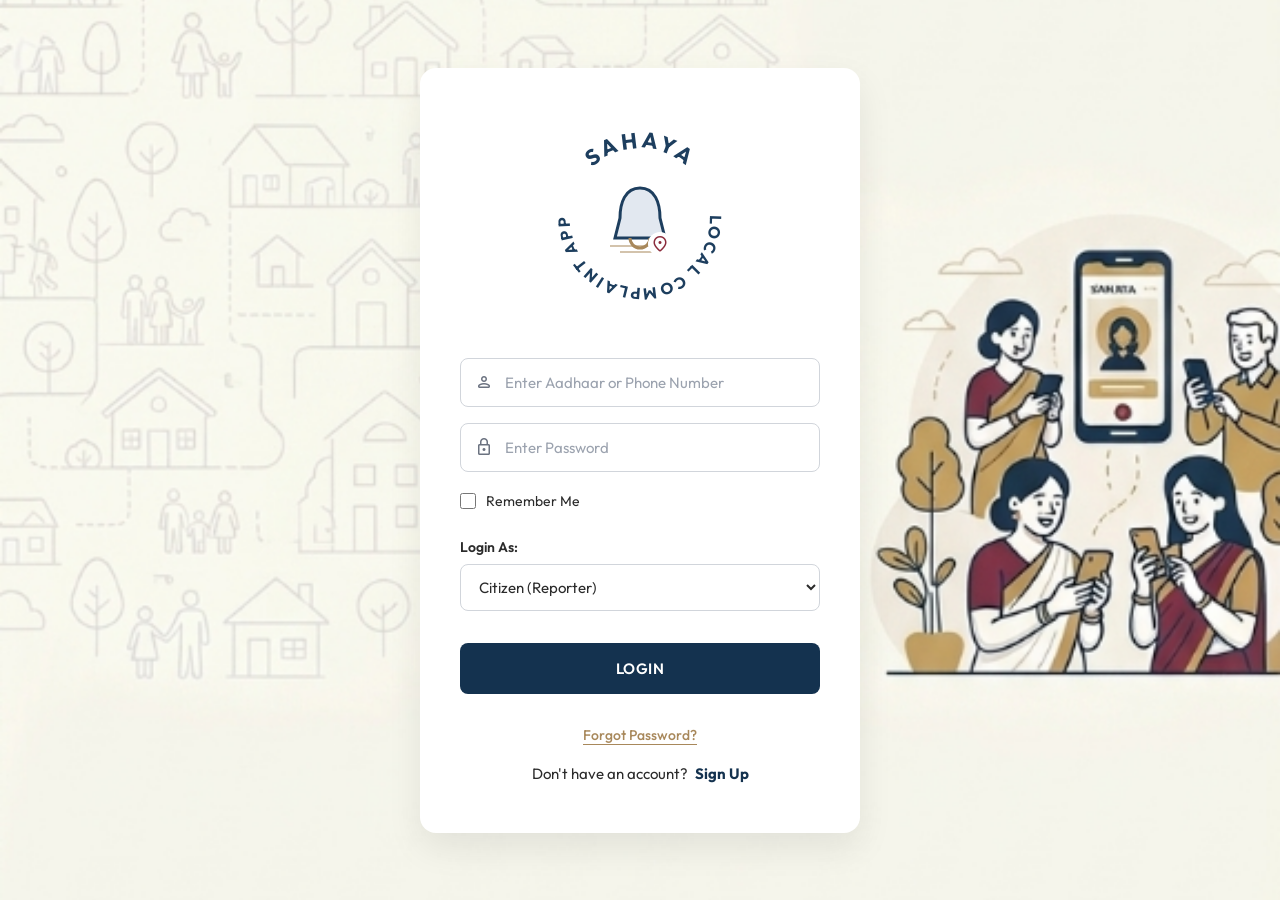
<file: index.html>
<!DOCTYPE html>
<html lang="en">
<head>
    <meta charset="UTF-8">
    <meta name="viewport" content="width=device-width, initial-scale=1.0">
    <title>Login - Sahaya</title>
    <!-- Google Fonts -->
    <link rel="preconnect" href="https://fonts.googleapis.com">
    <link rel="preconnect" href="https://fonts.gstatic.com" crossorigin>
    <link href="https://fonts.googleapis.com/css2?family=Outfit:wght@300;400;500;600;700&display=swap" rel="stylesheet">
    <!-- Material Symbols -->
    <link href="https://fonts.googleapis.com/css2?family=Material+Symbols+Rounded:opsz,wght,FILL,GRAD@24,400,0..1,0" rel="stylesheet" />
    <link rel="stylesheet" href="login.css">
</head>
<body>

    <!-- Header Navbar -->
    <header class="navbar">
        <div class="nav-logo">
            <div class="logo-icon-small">
                <span class="material-symbols-rounded bell">notifications</span>
                <span class="material-symbols-rounded pin fill-icon">location_on</span>
            </div>
        </div>
        <nav class="nav-links">
            <a href="#">Home</a>
            <a href="#">About</a>
            <a href="#">How It Works</a>
            <a href="#">FAQ</a>
        </nav>
    </header>

    <!-- Main Content Area -->
    <main class="login-container">
        <!-- Background decorative elements -->
        <div class="bg-pattern left-pattern"></div>
        <div class="bg-illustration right-illustration"></div>

        <!-- Centered Login Card -->
        <div class="login-card">
            
            <!-- Circular Logo -->
            <div class="logo-wrapper">
                <svg viewBox="0 0 200 200" class="circular-text">
                    <path id="circlePath" d="M 100, 100 m -70, 0 a 70,70 0 1,1 140,0 a 70,70 0 1,1 -140,0" fill="transparent" />
                    <!-- Using two paths for top/bottom text to make it readable -->
                    <path id="topCurve" d="M 30 100 A 70 70 0 0 1 170 100" fill="transparent" />
                    <path id="bottomCurve" d="M 170 100 A 70 70 0 0 1 30 100" fill="transparent" />
                    <text font-weight="700" font-size="22" fill="#1D3E5E" letter-spacing="3">
                        <textPath href="#topCurve" startOffset="50%" text-anchor="middle">SAHAYA</textPath>
                    </text>
                    <text font-weight="700" font-size="16" fill="#1D3E5E" letter-spacing="2">
                        <textPath href="#bottomCurve" startOffset="50%" text-anchor="middle">LOCAL COMPLAINT APP</textPath>
                    </text>
                </svg>
                
                <div class="center-icon">
                    <svg viewBox="0 0 100 100" class="bell-svg">
                        <path d="M50 20 C65 20 70 35 70 50 L75 70 L25 70 L30 50 C30 35 35 20 50 20 Z" fill="#E2E8F0" stroke="#1D3E5E" stroke-width="3"/>
                        <path d="M40 70 A10 10 0 0 0 60 70" fill="none" stroke="#A8885B" stroke-width="3"/>
                        <line x1="20" y1="78" x2="80" y2="78" stroke="#A8885B" stroke-width="2" opacity="0.5"/>
                        <line x1="30" y1="84" x2="70" y2="84" stroke="#A8885B" stroke-width="2" opacity="0.5"/>
                    </svg>
                    <div class="pin-badge">
                        <span class="material-symbols-rounded fill-icon">location_on</span>
                    </div>
                </div>
            </div>

            <!-- Login Form -->
            <form class="login-form">
                
                <div class="input-group">
                    <span class="material-symbols-rounded input-icon">person</span>
                    <input type="text" placeholder="Enter Aadhaar or Phone Number" required>
                </div>

                <div class="input-group">
                    <span class="material-symbols-rounded input-icon">lock</span>
                    <input type="password" placeholder="Enter Password" required>
                </div>

                <div class="checkbox-group">
                    <label class="custom-checkbox">
                        <input type="checkbox">
                        <span class="checkmark"></span>
                        <span class="check-label">Remember Me</span>
                    </label>
                </div>

                <div class="input-group" style="margin-top: 4px; margin-bottom: 12px;">
                    <label style="font-size: 14px; font-weight: 600; color: var(--text-dark); display: block; margin-bottom: 8px;">Login As:</label>
                    <select id="role-select" style="width: 100%; padding: 12px 14px; border: 1px solid var(--border-light); border-radius: var(--radius-md); font-size: 15px; color: var(--text-dark); outline: none; cursor: pointer; background: white;">
                        <option value="citizen">Citizen (Reporter)</option>
                        <option value="employee">Civic Employee (Resolver)</option>
                    </select>
                </div>

                <button type="submit" class="btn-login" onclick="event.preventDefault(); localStorage.setItem('sahaya_role', document.getElementById('role-select').value); window.location.href='dashboard.html'">LOGIN</button>

                <div class="form-links">
                    <a href="forgot-password.html" class="forgot-link">Forgot Password?</a>
                    <p class="signup-text">Don't have an account? <a href="signup.html" class="signup-link">Sign Up</a></p>
                </div>

            </form>
        </div>
    </main>

    <!-- Footer -->
    <footer class="login-footer">
        <p class="copyright">SAHAYA &copy; 2024</p>
        <div class="footer-links">
            <a href="#">Privacy Link</a>
            <span class="dot">&middot;</span>
            <a href="#">Privacy Links</a>
        </div>
    </footer>

</body>
</html>
</file>
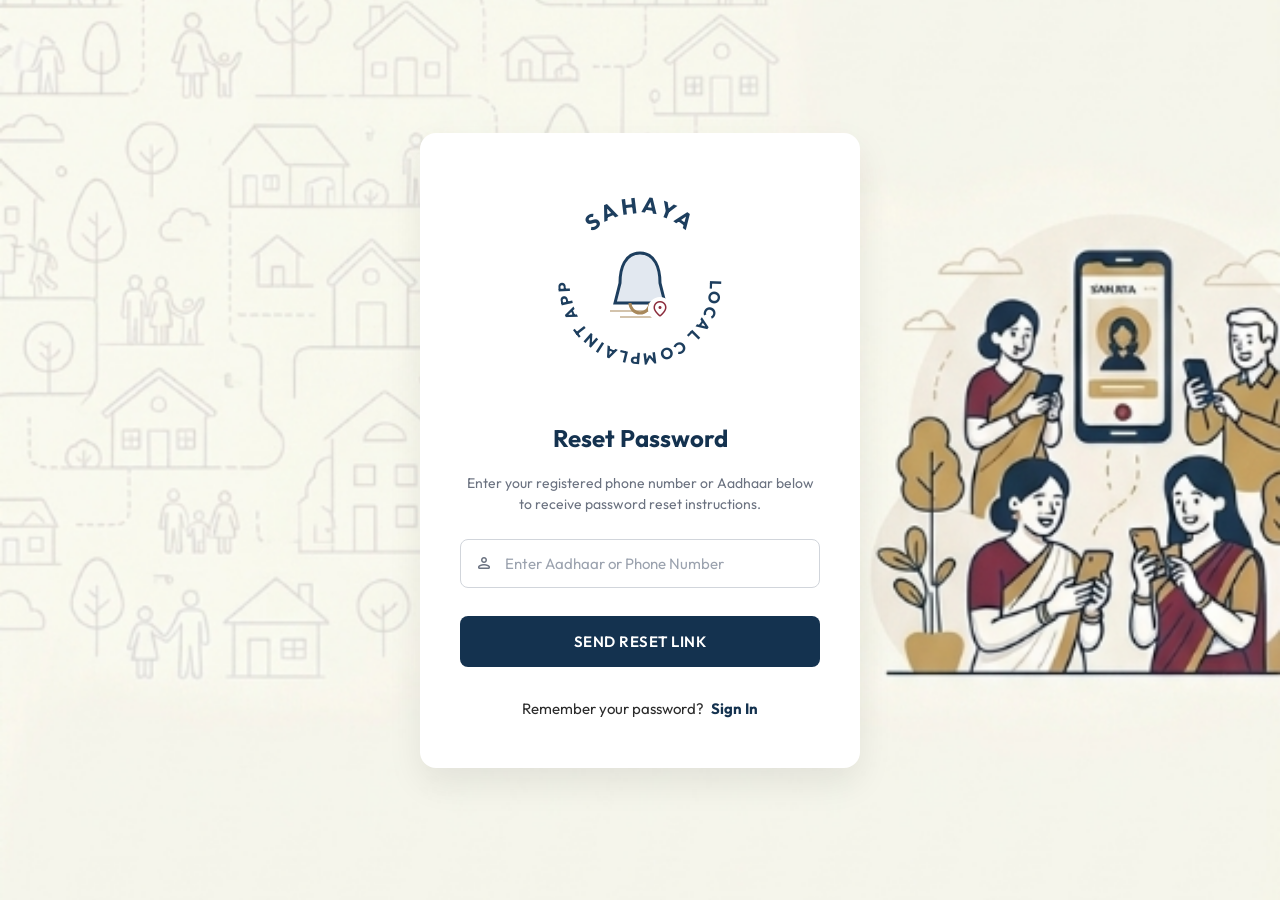
<file: forgot-password.html>
<!DOCTYPE html>
<html lang="en">
<head>
    <meta charset="UTF-8">
    <meta name="viewport" content="width=device-width, initial-scale=1.0">
    <title>Forgot Password - Sahaya</title>
    <!-- Google Fonts -->
    <link rel="preconnect" href="https://fonts.googleapis.com">
    <link rel="preconnect" href="https://fonts.gstatic.com" crossorigin>
    <link href="https://fonts.googleapis.com/css2?family=Outfit:wght@300;400;500;600;700&display=swap" rel="stylesheet">
    <!-- Material Symbols -->
    <link href="https://fonts.googleapis.com/css2?family=Material+Symbols+Rounded:opsz,wght,FILL,GRAD@24,400,0..1,0" rel="stylesheet" />
    <link rel="stylesheet" href="login.css">
</head>
<body>

    <!-- Header Navbar -->
    <header class="navbar">
        <div class="nav-logo">
            <div class="logo-icon-small">
                <span class="material-symbols-rounded bell">notifications</span>
                <span class="material-symbols-rounded pin fill-icon">location_on</span>
            </div>
        </div>
        <nav class="nav-links">
            <a href="#">Home</a>
            <a href="#">About</a>
            <a href="#">How It Works</a>
            <a href="#">FAQ</a>
        </nav>
    </header>

    <!-- Main Content Area -->
    <main class="login-container">
        <!-- Background decorative elements -->
        <div class="bg-pattern left-pattern"></div>
        <div class="bg-illustration right-illustration"></div>

        <!-- Centered Login Card -->
        <div class="login-card">
            
            <!-- Circular Logo -->
            <div class="logo-wrapper">
                <svg viewBox="0 0 200 200" class="circular-text">
                    <path id="circlePath" d="M 100, 100 m -70, 0 a 70,70 0 1,1 140,0 a 70,70 0 1,1 -140,0" fill="transparent" />
                    <!-- Using two paths for top/bottom text to make it readable -->
                    <path id="topCurve" d="M 30 100 A 70 70 0 0 1 170 100" fill="transparent" />
                    <path id="bottomCurve" d="M 170 100 A 70 70 0 0 1 30 100" fill="transparent" />
                    <text font-weight="700" font-size="22" fill="#1D3E5E" letter-spacing="3">
                        <textPath href="#topCurve" startOffset="50%" text-anchor="middle">SAHAYA</textPath>
                    </text>
                    <text font-weight="700" font-size="16" fill="#1D3E5E" letter-spacing="2">
                        <textPath href="#bottomCurve" startOffset="50%" text-anchor="middle">LOCAL COMPLAINT APP</textPath>
                    </text>
                </svg>
                
                <div class="center-icon">
                    <svg viewBox="0 0 100 100" class="bell-svg">
                        <path d="M50 20 C65 20 70 35 70 50 L75 70 L25 70 L30 50 C30 35 35 20 50 20 Z" fill="#E2E8F0" stroke="#1D3E5E" stroke-width="3"/>
                        <path d="M40 70 A10 10 0 0 0 60 70" fill="none" stroke="#A8885B" stroke-width="3"/>
                        <line x1="20" y1="78" x2="80" y2="78" stroke="#A8885B" stroke-width="2" opacity="0.5"/>
                        <line x1="30" y1="84" x2="70" y2="84" stroke="#A8885B" stroke-width="2" opacity="0.5"/>
                    </svg>
                    <div class="pin-badge">
                        <span class="material-symbols-rounded fill-icon">location_on</span>
                    </div>
                </div>
            </div>

            <h2 style="text-align: center; margin-bottom: 20px; color: var(--navy-blue);">Reset Password</h2>
            <p style="text-align: center; margin-bottom: 24px; color: #6B7280; font-size: 14px; line-height: 1.5;">Enter your registered phone number or Aadhaar below to receive password reset instructions.</p>

            <!-- Reset Form -->
            <form class="login-form">
                
                <div class="input-group">
                    <span class="material-symbols-rounded input-icon">person</span>
                    <input type="text" placeholder="Enter Aadhaar or Phone Number" required>
                </div>

                <button type="submit" class="btn-login" style="margin-top: 12px;" onclick="event.preventDefault(); alert('Reset link sent!'); window.location.href='index.html'">SEND RESET LINK</button>

                <div class="form-links">
                    <p class="signup-text">Remember your password? <a href="index.html" class="signup-link">Sign In</a></p>
                </div>

            </form>
        </div>
    </main>

    <!-- Footer -->
    <footer class="login-footer">
        <p class="copyright">SAHAYA &copy; 2024</p>
        <div class="footer-links">
            <a href="#">Privacy Link</a>
            <span class="dot">&middot;</span>
            <a href="#">Privacy Links</a>
        </div>
    </footer>

</body>
</html>
</file>
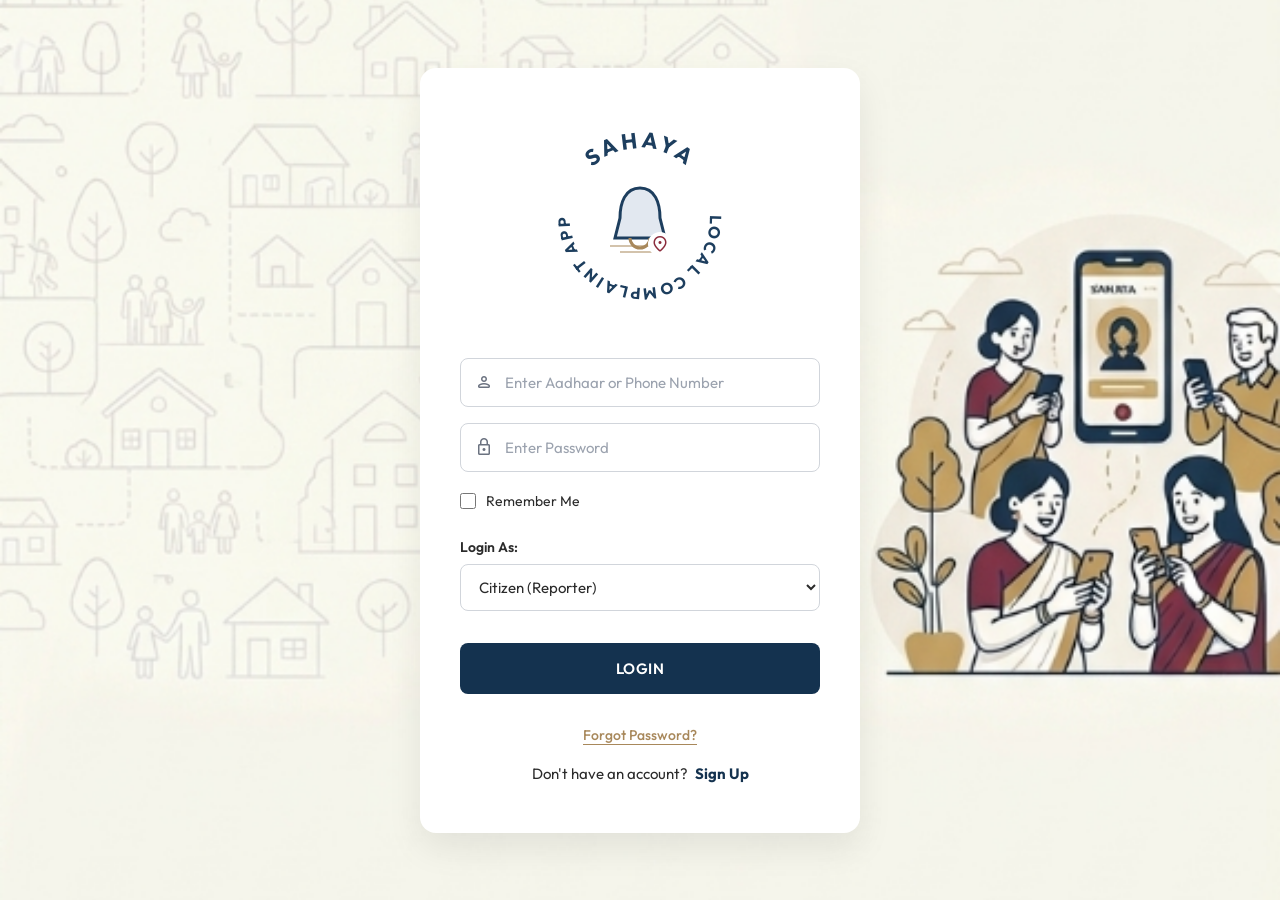
<file: login.html>
<!DOCTYPE html>
<html lang="en">
<head>
    <meta charset="UTF-8">
    <meta name="viewport" content="width=device-width, initial-scale=1.0">
    <title>Login - Sahaya</title>
    <!-- Google Fonts -->
    <link rel="preconnect" href="https://fonts.googleapis.com">
    <link rel="preconnect" href="https://fonts.gstatic.com" crossorigin>
    <link href="https://fonts.googleapis.com/css2?family=Outfit:wght@300;400;500;600;700&display=swap" rel="stylesheet">
    <!-- Material Symbols -->
    <link href="https://fonts.googleapis.com/css2?family=Material+Symbols+Rounded:opsz,wght,FILL,GRAD@24,400,0..1,0" rel="stylesheet" />
    <link rel="stylesheet" href="login.css">
</head>
<body>

    <!-- Header Navbar -->
    <header class="navbar">
        <div class="nav-logo">
            <div class="logo-icon-small">
                <span class="material-symbols-rounded bell">notifications</span>
                <span class="material-symbols-rounded pin fill-icon">location_on</span>
            </div>
        </div>
        <nav class="nav-links">
            <a href="#">Home</a>
            <a href="#">About</a>
            <a href="#">How It Works</a>
            <a href="#">FAQ</a>
        </nav>
    </header>

    <!-- Main Content Area -->
    <main class="login-container">
        <!-- Background decorative elements -->
        <div class="bg-pattern left-pattern"></div>
        <div class="bg-illustration right-illustration"></div>

        <!-- Centered Login Card -->
        <div class="login-card">
            
            <!-- Circular Logo -->
            <div class="logo-wrapper">
                <svg viewBox="0 0 200 200" class="circular-text">
                    <path id="circlePath" d="M 100, 100 m -70, 0 a 70,70 0 1,1 140,0 a 70,70 0 1,1 -140,0" fill="transparent" />
                    <!-- Using two paths for top/bottom text to make it readable -->
                    <path id="topCurve" d="M 30 100 A 70 70 0 0 1 170 100" fill="transparent" />
                    <path id="bottomCurve" d="M 170 100 A 70 70 0 0 1 30 100" fill="transparent" />
                    <text font-weight="700" font-size="22" fill="#1D3E5E" letter-spacing="3">
                        <textPath href="#topCurve" startOffset="50%" text-anchor="middle">SAHAYA</textPath>
                    </text>
                    <text font-weight="700" font-size="16" fill="#1D3E5E" letter-spacing="2">
                        <textPath href="#bottomCurve" startOffset="50%" text-anchor="middle">LOCAL COMPLAINT APP</textPath>
                    </text>
                </svg>
                
                <div class="center-icon">
                    <svg viewBox="0 0 100 100" class="bell-svg">
                        <path d="M50 20 C65 20 70 35 70 50 L75 70 L25 70 L30 50 C30 35 35 20 50 20 Z" fill="#E2E8F0" stroke="#1D3E5E" stroke-width="3"/>
                        <path d="M40 70 A10 10 0 0 0 60 70" fill="none" stroke="#A8885B" stroke-width="3"/>
                        <line x1="20" y1="78" x2="80" y2="78" stroke="#A8885B" stroke-width="2" opacity="0.5"/>
                        <line x1="30" y1="84" x2="70" y2="84" stroke="#A8885B" stroke-width="2" opacity="0.5"/>
                    </svg>
                    <div class="pin-badge">
                        <span class="material-symbols-rounded fill-icon">location_on</span>
                    </div>
                </div>
            </div>

            <!-- Login Form -->
            <form class="login-form">
                
                <div class="input-group">
                    <span class="material-symbols-rounded input-icon">person</span>
                    <input type="text" placeholder="Enter Aadhaar or Phone Number" required>
                </div>

                <div class="input-group">
                    <span class="material-symbols-rounded input-icon">lock</span>
                    <input type="password" placeholder="Enter Password" required>
                </div>

                <div class="checkbox-group">
                    <label class="custom-checkbox">
                        <input type="checkbox">
                        <span class="checkmark"></span>
                        <span class="check-label">Remember Me</span>
                    </label>
                </div>

                <div class="input-group" style="margin-top: 4px; margin-bottom: 12px;">
                    <label style="font-size: 14px; font-weight: 600; color: var(--text-dark); display: block; margin-bottom: 8px;">Login As:</label>
                    <select id="role-select" style="width: 100%; padding: 12px 14px; border: 1px solid var(--border-light); border-radius: var(--radius-md); font-size: 15px; color: var(--text-dark); outline: none; cursor: pointer; background: white;">
                        <option value="citizen">Citizen (Reporter)</option>
                        <option value="employee">Civic Employee (Resolver)</option>
                    </select>
                </div>

                <button type="submit" class="btn-login" onclick="event.preventDefault(); localStorage.setItem('sahaya_role', document.getElementById('role-select').value); window.location.href='index.html'">LOGIN</button>

                <div class="form-links">
                    <a href="forgot-password.html" class="forgot-link">Forgot Password?</a>
                    <p class="signup-text">Don't have an account? <a href="signup.html" class="signup-link">Sign Up</a></p>
                </div>

            </form>
        </div>
    </main>

    <!-- Footer -->
    <footer class="login-footer">
        <p class="copyright">SAHAYA &copy; 2024</p>
        <div class="footer-links">
            <a href="#">Privacy Link</a>
            <span class="dot">&middot;</span>
            <a href="#">Privacy Links</a>
        </div>
    </footer>

</body>
</html>
</file>
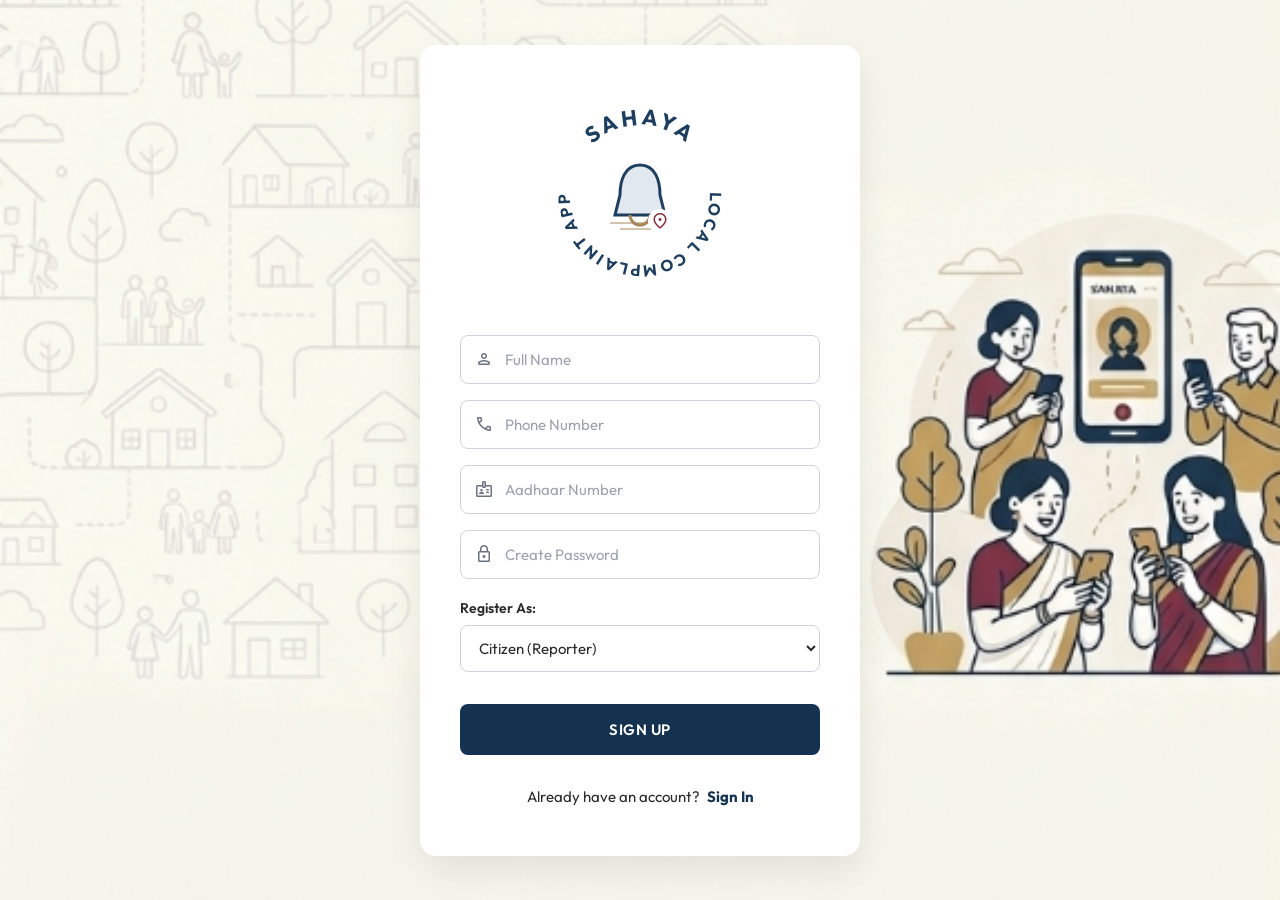
<file: signup.html>
<!DOCTYPE html>
<html lang="en">
<head>
    <meta charset="UTF-8">
    <meta name="viewport" content="width=device-width, initial-scale=1.0">
    <title>Sign Up - Sahaya</title>
    <!-- Google Fonts -->
    <link rel="preconnect" href="https://fonts.googleapis.com">
    <link rel="preconnect" href="https://fonts.gstatic.com" crossorigin>
    <link href="https://fonts.googleapis.com/css2?family=Outfit:wght@300;400;500;600;700&display=swap" rel="stylesheet">
    <!-- Material Symbols -->
    <link href="https://fonts.googleapis.com/css2?family=Material+Symbols+Rounded:opsz,wght,FILL,GRAD@24,400,0..1,0" rel="stylesheet" />
    <link rel="stylesheet" href="login.css">
</head>
<body>

    <!-- Header Navbar -->
    <header class="navbar">
        <div class="nav-logo">
            <div class="logo-icon-small">
                <span class="material-symbols-rounded bell">notifications</span>
                <span class="material-symbols-rounded pin fill-icon">location_on</span>
            </div>
        </div>
        <nav class="nav-links">
            <a href="#">Home</a>
            <a href="#">About</a>
            <a href="#">How It Works</a>
            <a href="#">FAQ</a>
        </nav>
    </header>

    <!-- Main Content Area -->
    <main class="login-container">
        <!-- Background decorative elements -->
        <div class="bg-pattern left-pattern"></div>
        <div class="bg-illustration right-illustration"></div>

        <!-- Centered Login Card -->
        <div class="login-card">
            
            <!-- Circular Logo -->
            <div class="logo-wrapper">
                <svg viewBox="0 0 200 200" class="circular-text">
                    <path id="circlePath" d="M 100, 100 m -70, 0 a 70,70 0 1,1 140,0 a 70,70 0 1,1 -140,0" fill="transparent" />
                    <!-- Using two paths for top/bottom text to make it readable -->
                    <path id="topCurve" d="M 30 100 A 70 70 0 0 1 170 100" fill="transparent" />
                    <path id="bottomCurve" d="M 170 100 A 70 70 0 0 1 30 100" fill="transparent" />
                    <text font-weight="700" font-size="22" fill="#1D3E5E" letter-spacing="3">
                        <textPath href="#topCurve" startOffset="50%" text-anchor="middle">SAHAYA</textPath>
                    </text>
                    <text font-weight="700" font-size="16" fill="#1D3E5E" letter-spacing="2">
                        <textPath href="#bottomCurve" startOffset="50%" text-anchor="middle">LOCAL COMPLAINT APP</textPath>
                    </text>
                </svg>
                
                <div class="center-icon">
                    <svg viewBox="0 0 100 100" class="bell-svg">
                        <path d="M50 20 C65 20 70 35 70 50 L75 70 L25 70 L30 50 C30 35 35 20 50 20 Z" fill="#E2E8F0" stroke="#1D3E5E" stroke-width="3"/>
                        <path d="M40 70 A10 10 0 0 0 60 70" fill="none" stroke="#A8885B" stroke-width="3"/>
                        <line x1="20" y1="78" x2="80" y2="78" stroke="#A8885B" stroke-width="2" opacity="0.5"/>
                        <line x1="30" y1="84" x2="70" y2="84" stroke="#A8885B" stroke-width="2" opacity="0.5"/>
                    </svg>
                    <div class="pin-badge">
                        <span class="material-symbols-rounded fill-icon">location_on</span>
                    </div>
                </div>
            </div>

            <!-- Signup Form -->
            <form class="login-form">
                
                <div class="input-group">
                    <span class="material-symbols-rounded input-icon">person</span>
                    <input type="text" placeholder="Full Name" required>
                </div>

                <div class="input-group">
                    <span class="material-symbols-rounded input-icon">call</span>
                    <input type="text" placeholder="Phone Number" required>
                </div>

                <div class="input-group">
                    <span class="material-symbols-rounded input-icon">badge</span>
                    <input type="text" placeholder="Aadhaar Number" required>
                </div>

                <div class="input-group">
                    <span class="material-symbols-rounded input-icon">lock</span>
                    <input type="password" placeholder="Create Password" required>
                </div>

                <div class="input-group" style="margin-top: 4px; margin-bottom: 12px;">
                    <label style="font-size: 14px; font-weight: 600; color: var(--text-dark); display: block; margin-bottom: 8px;">Register As:</label>
                    <select id="role-select" style="width: 100%; padding: 12px 14px; border: 1px solid var(--border-light); border-radius: var(--radius-md); font-size: 15px; color: var(--text-dark); outline: none; cursor: pointer; background: white;">
                        <option value="citizen">Citizen (Reporter)</option>
                        <option value="employee">Civic Employee (Resolver)</option>
                    </select>
                </div>

                <button type="submit" class="btn-login" onclick="event.preventDefault(); window.location.href='index.html'">SIGN UP</button>

                <div class="form-links">
                    <p class="signup-text">Already have an account? <a href="index.html" class="signup-link">Sign In</a></p>
                </div>

            </form>
        </div>
    </main>

    <!-- Footer -->
    <footer class="login-footer">
        <p class="copyright">SAHAYA &copy; 2024</p>
        <div class="footer-links">
            <a href="#">Privacy Link</a>
            <span class="dot">&middot;</span>
            <a href="#">Privacy Links</a>
        </div>
    </footer>

</body>
</html>
</file>
<file: login.css>
/* ===========================
   SAHAYA LOGIN CSS STYLES
=========================== */

:root {
    --bg-cream: #F9F9F4;
    /* Background color from mock */
    --navy-blue: #14324F;
    /* Deep navy for text/buttons */
    --gold: #A8885B;
    /* Gold text for forgot password */
    --text-dark: #2B2B2B;
    --border-light: #D1D5DB;
    --card-bg: #FFFFFF;

    --radius-md: 8px;
    --radius-lg: 16px;

    --shadow-soft: 0 15px 35px rgba(0, 0, 0, 0.08);
}

* {
    margin: 0;
    padding: 0;
    box-sizing: border-box;
    font-family: 'Outfit', sans-serif;
}

body {
    background-color: var(--bg-cream);
    background-image: url('login-bg.png');
    background-size: cover;
    background-position: center;
    background-repeat: no-repeat;
    display: flex;
    flex-direction: column;
    min-height: 100vh;
    color: var(--text-dark);
}

/* Header Navbar */
.navbar {
    display: none;
}

.logo-icon-small {
    position: relative;
    width: 50px;
    height: 50px;
    display: flex;
    align-items: center;
    justify-content: center;
}

.logo-icon-small .bell {
    font-size: 38px;
    color: var(--navy-blue);
    font-variation-settings: 'FILL' 0;
}

.logo-icon-small .pin {
    position: absolute;
    bottom: 5px;
    right: 5px;
    font-size: 18px;
    color: #b0354a;
    /* Dark red pin */
    background: white;
    border-radius: 50%;
}

.nav-links {
    display: flex;
    gap: 32px;
}

.nav-links a {
    text-decoration: none;
    color: var(--navy-blue);
    font-weight: 500;
    font-size: 16px;
    transition: color 0.2s;
}

.nav-links a:hover {
    color: var(--gold);
}


/* Main Container */
.login-container {
    flex: 1;
    display: flex;
    justify-content: center;
    align-items: center;
    position: relative;
    padding: 40px 20px;
    overflow: hidden;
}

/* Background Patterns */
.bg-pattern {
    display: none;
}

.bg-illustration {
    display: none;
}

/* Login Card */
.login-card {
    background: var(--card-bg);
    width: 100%;
    max-width: 440px;
    border-radius: var(--radius-lg);
    padding: 50px 40px;
    box-shadow: var(--shadow-soft);
    position: relative;
    z-index: 5;
    text-align: center;
}

/* Circular Logo inside Card */
.logo-wrapper {
    position: relative;
    width: 200px;
    height: 200px;
    margin: 0 auto 40px auto;
}

.circular-text {
    width: 100%;
    height: 100%;
    animation: rotate 20s linear infinite;
}

@keyframes rotate {
    from {
        transform: rotate(0deg);
    }

    to {
        transform: rotate(360deg);
    }
}

.center-icon {
    position: absolute;
    top: 50%;
    left: 50%;
    transform: translate(-50%, -50%);
    width: 100px;
    height: 100px;
}

.center-icon .bell-svg {
    width: 100%;
    height: 100%;
}

.pin-badge {
    position: absolute;
    bottom: 12px;
    right: 18px;
    background: white;
    border-radius: 50%;
    width: 24px;
    height: 24px;
    display: flex;
    align-items: center;
    justify-content: center;
}

.pin-badge .material-symbols-rounded {
    color: #8B2C3C;
    font-size: 20px;
}

/* Form Styles */
.login-form {
    display: flex;
    flex-direction: column;
    gap: 16px;
    text-align: left;
}

.input-group {
    position: relative;
}

.input-group .input-icon {
    position: absolute;
    left: 14px;
    top: 50%;
    transform: translateY(-50%);
    color: #6B7280;
    font-size: 20px;
}

.input-group input {
    width: 100%;
    padding: 14px 14px 14px 44px;
    /* Space for icon */
    border: 1px solid var(--border-light);
    border-radius: var(--radius-md);
    font-size: 15px;
    color: var(--text-dark);
    outline: none;
    transition: border-color 0.2s, box-shadow 0.2s;
}

.input-group input:focus {
    border-color: var(--navy-blue);
    box-shadow: 0 0 0 3px rgba(20, 50, 79, 0.1);
}

.input-group input::placeholder {
    color: #9CA3AF;
}

/* Checkbox */
.checkbox-group {
    margin-top: 4px;
    margin-bottom: 8px;
}

.custom-checkbox {
    display: flex;
    align-items: center;
    cursor: pointer;
    font-size: 14px;
    color: var(--text-dark);
}

.custom-checkbox input {
    margin-right: 10px;
    width: 16px;
    height: 16px;
    accent-color: var(--navy-blue);
    cursor: pointer;
}

/* Submit Button */
.btn-login {
    background-color: var(--navy-blue);
    color: white;
    font-size: 15px;
    font-weight: 600;
    letter-spacing: 0.5px;
    padding: 16px;
    border: none;
    border-radius: var(--radius-md);
    cursor: pointer;
    transition: background-color 0.2s;
    margin-top: 4px;
}

.btn-login:hover {
    background-color: #0E253A;
}

/* Form Links */
.form-links {
    display: flex;
    flex-direction: column;
    align-items: center;
    gap: 20px;
    margin-top: 16px;
}

.forgot-link {
    color: var(--gold);
    text-decoration: underline;
    text-decoration-thickness: 1px;
    text-underline-offset: 4px;
    font-size: 14px;
    font-weight: 500;
}

.forgot-link:hover {
    color: #8C6D42;
}

.signup-text {
    font-size: 15px;
    color: var(--text-dark);
}

.signup-link {
    color: var(--navy-blue);
    font-weight: 700;
    text-decoration: none;
    margin-left: 4px;
}

.signup-link:hover {
    text-decoration: underline;
}

/* Footer */
.login-footer {
    display: none;
}

.copyright {
    color: var(--text-dark);
    font-weight: 600;
    font-size: 15px;
    margin-bottom: 8px;
}

.footer-links {
    display: flex;
    justify-content: center;
    align-items: center;
    gap: 8px;
    font-size: 14px;
}

.footer-links a {
    color: #6B7280;
    text-decoration: underline;
    text-underline-offset: 2px;
}

.footer-links a:hover {
    color: var(--navy-blue);
}

.dot {
    color: #6B7280;
}

/* Responsive adjustments */
@media (max-width: 768px) {
    .navbar {
        padding: 16px 20px;
    }

    .nav-links {
        display: none;
        /* Hide nav links on mobile for cleaner look */
    }

    .login-card {
        padding: 40px 24px;
    }

    .logo-wrapper {
        width: 160px;
        height: 160px;
        margin-bottom: 30px;
    }

    .center-icon {
        width: 80px;
        height: 80px;
    }
}
</file>
